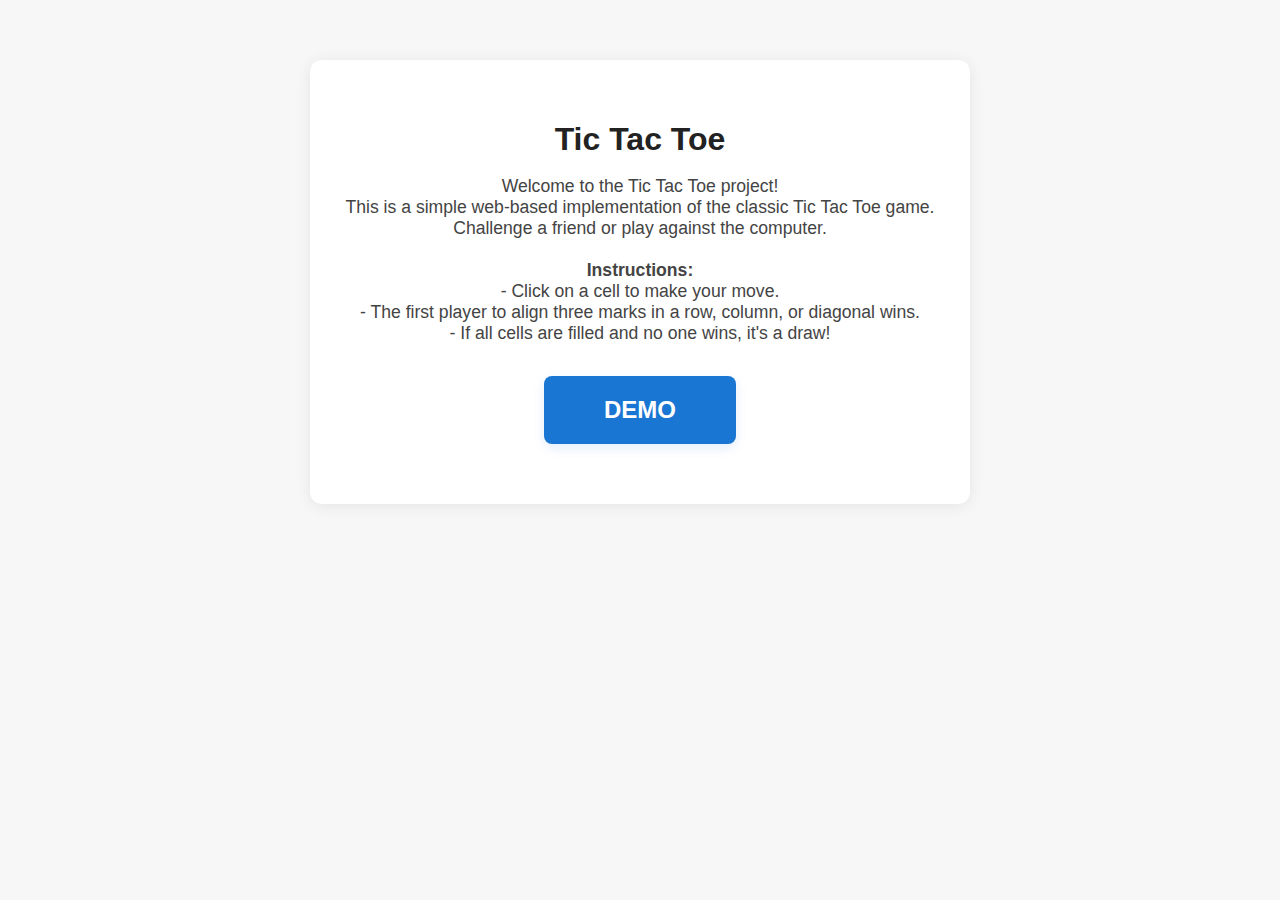
<file: docs/index.html>
<!DOCTYPE html>
<html lang="en">
<head>
  <meta charset="UTF-8">
  <title>Tic Tac Toe - Project Overview</title>
  <meta name="viewport" content="width=device-width, initial-scale=1">
  <style>
    body {
      font-family: Arial, sans-serif;
      background: #f7f7f7;
      margin: 0;
      padding: 0;
      text-align: center;
    }
    .container {
      max-width: 600px;
      margin: 60px auto;
      background: #fff;
      border-radius: 12px;
      box-shadow: 0 2px 16px rgba(0,0,0,0.08);
      padding: 40px 30px 60px 30px;
    }
    h1 {
      color: #222;
      margin-bottom: 16px;
    }
    p {
      color: #444;
      font-size: 1.1em;
      margin-bottom: 32px;
    }
    .demo-btn {
      display: inline-block;
      font-size: 1.5em;
      padding: 20px 60px;
      background: #1976d2;
      color: #fff;
      border: none;
      border-radius: 8px;
      text-decoration: none;
      font-weight: bold;
      transition: background 0.2s;
      box-shadow: 0 4px 12px rgba(25,118,210,0.12);
      cursor: pointer;
    }
    .demo-btn:hover {
      background: #1256a3;
    }
  </style>
</head>
<body>
  <div class="container">
    <h1>Tic Tac Toe</h1>
    <p>
      Welcome to the Tic Tac Toe project!<br>
      This is a simple web-based implementation of the classic Tic Tac Toe game.<br>
      Challenge a friend or play against the computer.<br>
      <br>
      <strong>Instructions:</strong><br>
      - Click on a cell to make your move.<br>
      - The first player to align three marks in a row, column, or diagonal wins.<br>
      - If all cells are filled and no one wins, it's a draw!
    </p>
    <a class="demo-btn" href="demo/" target="_blank">DEMO</a>
  </div>
</body>
</html>
</file>
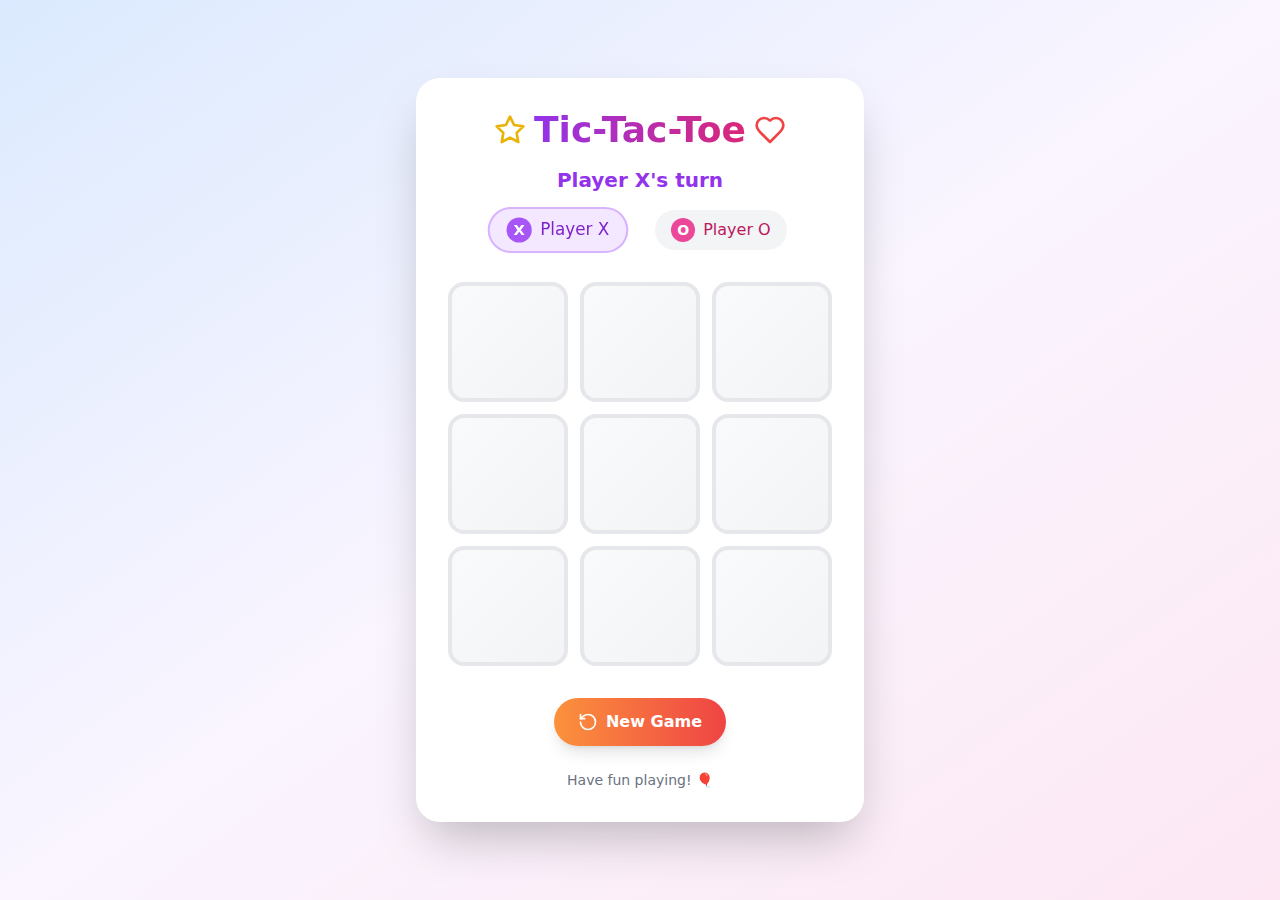
<file: docs/demo/index.html>
<!doctype html>
<html lang="en">
  <head>
    <meta charset="UTF-8" />
    <link rel="icon" type="image/svg+xml" href="/vite.svg" />
    <meta name="viewport" content="width=device-width, initial-scale=1.0" />
    <title>Colorful Tic-Tac-Toe Game for Kids</title>
    <script type="module" crossorigin src="./assets/index-BvFDwvWg.js"></script>
    <link rel="stylesheet" crossorigin href="./assets/index-DQJRXNw3.css">
  </head>
  <body>
    <div id="root"></div>
  </body>
</html>
</file>
<file: docs/demo/assets/index-DQJRXNw3.css>
*,:before,:after{--tw-border-spacing-x: 0;--tw-border-spacing-y: 0;--tw-translate-x: 0;--tw-translate-y: 0;--tw-rotate: 0;--tw-skew-x: 0;--tw-skew-y: 0;--tw-scale-x: 1;--tw-scale-y: 1;--tw-pan-x: ;--tw-pan-y: ;--tw-pinch-zoom: ;--tw-scroll-snap-strictness: proximity;--tw-gradient-from-position: ;--tw-gradient-via-position: ;--tw-gradient-to-position: ;--tw-ordinal: ;--tw-slashed-zero: ;--tw-numeric-figure: ;--tw-numeric-spacing: ;--tw-numeric-fraction: ;--tw-ring-inset: ;--tw-ring-offset-width: 0px;--tw-ring-offset-color: #fff;--tw-ring-color: rgb(59 130 246 / .5);--tw-ring-offset-shadow: 0 0 #0000;--tw-ring-shadow: 0 0 #0000;--tw-shadow: 0 0 #0000;--tw-shadow-colored: 0 0 #0000;--tw-blur: ;--tw-brightness: ;--tw-contrast: ;--tw-grayscale: ;--tw-hue-rotate: ;--tw-invert: ;--tw-saturate: ;--tw-sepia: ;--tw-drop-shadow: ;--tw-backdrop-blur: ;--tw-backdrop-brightness: ;--tw-backdrop-contrast: ;--tw-backdrop-grayscale: ;--tw-backdrop-hue-rotate: ;--tw-backdrop-invert: ;--tw-backdrop-opacity: ;--tw-backdrop-saturate: ;--tw-backdrop-sepia: ;--tw-contain-size: ;--tw-contain-layout: ;--tw-contain-paint: ;--tw-contain-style: }::backdrop{--tw-border-spacing-x: 0;--tw-border-spacing-y: 0;--tw-translate-x: 0;--tw-translate-y: 0;--tw-rotate: 0;--tw-skew-x: 0;--tw-skew-y: 0;--tw-scale-x: 1;--tw-scale-y: 1;--tw-pan-x: ;--tw-pan-y: ;--tw-pinch-zoom: ;--tw-scroll-snap-strictness: proximity;--tw-gradient-from-position: ;--tw-gradient-via-position: ;--tw-gradient-to-position: ;--tw-ordinal: ;--tw-slashed-zero: ;--tw-numeric-figure: ;--tw-numeric-spacing: ;--tw-numeric-fraction: ;--tw-ring-inset: ;--tw-ring-offset-width: 0px;--tw-ring-offset-color: #fff;--tw-ring-color: rgb(59 130 246 / .5);--tw-ring-offset-shadow: 0 0 #0000;--tw-ring-shadow: 0 0 #0000;--tw-shadow: 0 0 #0000;--tw-shadow-colored: 0 0 #0000;--tw-blur: ;--tw-brightness: ;--tw-contrast: ;--tw-grayscale: ;--tw-hue-rotate: ;--tw-invert: ;--tw-saturate: ;--tw-sepia: ;--tw-drop-shadow: ;--tw-backdrop-blur: ;--tw-backdrop-brightness: ;--tw-backdrop-contrast: ;--tw-backdrop-grayscale: ;--tw-backdrop-hue-rotate: ;--tw-backdrop-invert: ;--tw-backdrop-opacity: ;--tw-backdrop-saturate: ;--tw-backdrop-sepia: ;--tw-contain-size: ;--tw-contain-layout: ;--tw-contain-paint: ;--tw-contain-style: }*,:before,:after{box-sizing:border-box;border-width:0;border-style:solid;border-color:#e5e7eb}:before,:after{--tw-content: ""}html,:host{line-height:1.5;-webkit-text-size-adjust:100%;-moz-tab-size:4;-o-tab-size:4;tab-size:4;font-family:ui-sans-serif,system-ui,sans-serif,"Apple Color Emoji","Segoe UI Emoji",Segoe UI Symbol,"Noto Color Emoji";font-feature-settings:normal;font-variation-settings:normal;-webkit-tap-highlight-color:transparent}body{margin:0;line-height:inherit}hr{height:0;color:inherit;border-top-width:1px}abbr:where([title]){-webkit-text-decoration:underline dotted;text-decoration:underline dotted}h1,h2,h3,h4,h5,h6{font-size:inherit;font-weight:inherit}a{color:inherit;text-decoration:inherit}b,strong{font-weight:bolder}code,kbd,samp,pre{font-family:ui-monospace,SFMono-Regular,Menlo,Monaco,Consolas,Liberation Mono,Courier New,monospace;font-feature-settings:normal;font-variation-settings:normal;font-size:1em}small{font-size:80%}sub,sup{font-size:75%;line-height:0;position:relative;vertical-align:baseline}sub{bottom:-.25em}sup{top:-.5em}table{text-indent:0;border-color:inherit;border-collapse:collapse}button,input,optgroup,select,textarea{font-family:inherit;font-feature-settings:inherit;font-variation-settings:inherit;font-size:100%;font-weight:inherit;line-height:inherit;letter-spacing:inherit;color:inherit;margin:0;padding:0}button,select{text-transform:none}button,input:where([type=button]),input:where([type=reset]),input:where([type=submit]){-webkit-appearance:button;background-color:transparent;background-image:none}:-moz-focusring{outline:auto}:-moz-ui-invalid{box-shadow:none}progress{vertical-align:baseline}::-webkit-inner-spin-button,::-webkit-outer-spin-button{height:auto}[type=search]{-webkit-appearance:textfield;outline-offset:-2px}::-webkit-search-decoration{-webkit-appearance:none}::-webkit-file-upload-button{-webkit-appearance:button;font:inherit}summary{display:list-item}blockquote,dl,dd,h1,h2,h3,h4,h5,h6,hr,figure,p,pre{margin:0}fieldset{margin:0;padding:0}legend{padding:0}ol,ul,menu{list-style:none;margin:0;padding:0}dialog{padding:0}textarea{resize:vertical}input::-moz-placeholder,textarea::-moz-placeholder{opacity:1;color:#9ca3af}input::placeholder,textarea::placeholder{opacity:1;color:#9ca3af}button,[role=button]{cursor:pointer}:disabled{cursor:default}img,svg,video,canvas,audio,iframe,embed,object{display:block;vertical-align:middle}img,video{max-width:100%;height:auto}[hidden]:where(:not([hidden=until-found])){display:none}.mx-auto{margin-left:auto;margin-right:auto}.mb-4{margin-bottom:1rem}.mb-6{margin-bottom:1.5rem}.mb-8{margin-bottom:2rem}.mt-6{margin-top:1.5rem}.flex{display:flex}.grid{display:grid}.aspect-square{aspect-ratio:1 / 1}.h-5{height:1.25rem}.h-6{height:1.5rem}.h-8{height:2rem}.min-h-screen{min-height:100vh}.w-5{width:1.25rem}.w-6{width:1.5rem}.w-8{width:2rem}.w-full{width:100%}.max-w-md{max-width:28rem}.scale-105{--tw-scale-x: 1.05;--tw-scale-y: 1.05;transform:translate(var(--tw-translate-x),var(--tw-translate-y)) rotate(var(--tw-rotate)) skew(var(--tw-skew-x)) skewY(var(--tw-skew-y)) scaleX(var(--tw-scale-x)) scaleY(var(--tw-scale-y))}.transform{transform:translate(var(--tw-translate-x),var(--tw-translate-y)) rotate(var(--tw-rotate)) skew(var(--tw-skew-x)) skewY(var(--tw-skew-y)) scaleX(var(--tw-scale-x)) scaleY(var(--tw-scale-y))}@keyframes bounce{0%,to{transform:translateY(-25%);animation-timing-function:cubic-bezier(.8,0,1,1)}50%{transform:none;animation-timing-function:cubic-bezier(0,0,.2,1)}}.animate-bounce{animation:bounce 1s infinite}@keyframes pulse{50%{opacity:.5}}.animate-pulse{animation:pulse 2s cubic-bezier(.4,0,.6,1) infinite}.cursor-default{cursor:default}.cursor-pointer{cursor:pointer}.grid-cols-3{grid-template-columns:repeat(3,minmax(0,1fr))}.items-center{align-items:center}.justify-center{justify-content:center}.gap-2{gap:.5rem}.gap-3{gap:.75rem}.gap-8{gap:2rem}.rounded-2xl{border-radius:1rem}.rounded-3xl{border-radius:1.5rem}.rounded-full{border-radius:9999px}.border-4{border-width:4px}.border-gray-200{--tw-border-opacity: 1;border-color:rgb(229 231 235 / var(--tw-border-opacity, 1))}.border-pink-300{--tw-border-opacity: 1;border-color:rgb(249 168 212 / var(--tw-border-opacity, 1))}.border-purple-300{--tw-border-opacity: 1;border-color:rgb(216 180 254 / var(--tw-border-opacity, 1))}.bg-gray-100{--tw-bg-opacity: 1;background-color:rgb(243 244 246 / var(--tw-bg-opacity, 1))}.bg-pink-100{--tw-bg-opacity: 1;background-color:rgb(252 231 243 / var(--tw-bg-opacity, 1))}.bg-pink-500{--tw-bg-opacity: 1;background-color:rgb(236 72 153 / var(--tw-bg-opacity, 1))}.bg-purple-100{--tw-bg-opacity: 1;background-color:rgb(243 232 255 / var(--tw-bg-opacity, 1))}.bg-purple-500{--tw-bg-opacity: 1;background-color:rgb(168 85 247 / var(--tw-bg-opacity, 1))}.bg-white{--tw-bg-opacity: 1;background-color:rgb(255 255 255 / var(--tw-bg-opacity, 1))}.bg-gradient-to-br{background-image:linear-gradient(to bottom right,var(--tw-gradient-stops))}.bg-gradient-to-r{background-image:linear-gradient(to right,var(--tw-gradient-stops))}.from-blue-100{--tw-gradient-from: #dbeafe var(--tw-gradient-from-position);--tw-gradient-to: rgb(219 234 254 / 0) var(--tw-gradient-to-position);--tw-gradient-stops: var(--tw-gradient-from), var(--tw-gradient-to)}.from-gray-50{--tw-gradient-from: #f9fafb var(--tw-gradient-from-position);--tw-gradient-to: rgb(249 250 251 / 0) var(--tw-gradient-to-position);--tw-gradient-stops: var(--tw-gradient-from), var(--tw-gradient-to)}.from-orange-400{--tw-gradient-from: #fb923c var(--tw-gradient-from-position);--tw-gradient-to: rgb(251 146 60 / 0) var(--tw-gradient-to-position);--tw-gradient-stops: var(--tw-gradient-from), var(--tw-gradient-to)}.from-pink-400{--tw-gradient-from: #f472b6 var(--tw-gradient-from-position);--tw-gradient-to: rgb(244 114 182 / 0) var(--tw-gradient-to-position);--tw-gradient-stops: var(--tw-gradient-from), var(--tw-gradient-to)}.from-purple-400{--tw-gradient-from: #c084fc var(--tw-gradient-from-position);--tw-gradient-to: rgb(192 132 252 / 0) var(--tw-gradient-to-position);--tw-gradient-stops: var(--tw-gradient-from), var(--tw-gradient-to)}.from-purple-600{--tw-gradient-from: #9333ea var(--tw-gradient-from-position);--tw-gradient-to: rgb(147 51 234 / 0) var(--tw-gradient-to-position);--tw-gradient-stops: var(--tw-gradient-from), var(--tw-gradient-to)}.via-purple-50{--tw-gradient-to: rgb(250 245 255 / 0) var(--tw-gradient-to-position);--tw-gradient-stops: var(--tw-gradient-from), #faf5ff var(--tw-gradient-via-position), var(--tw-gradient-to)}.to-gray-100{--tw-gradient-to: #f3f4f6 var(--tw-gradient-to-position)}.to-pink-100{--tw-gradient-to: #fce7f3 var(--tw-gradient-to-position)}.to-pink-600{--tw-gradient-to: #db2777 var(--tw-gradient-to-position)}.to-purple-600{--tw-gradient-to: #9333ea var(--tw-gradient-to-position)}.to-red-500{--tw-gradient-to: #ef4444 var(--tw-gradient-to-position)}.bg-clip-text{-webkit-background-clip:text;background-clip:text}.p-4{padding:1rem}.p-8{padding:2rem}.px-4{padding-left:1rem;padding-right:1rem}.px-6{padding-left:1.5rem;padding-right:1.5rem}.py-2{padding-top:.5rem;padding-bottom:.5rem}.py-3{padding-top:.75rem;padding-bottom:.75rem}.text-center{text-align:center}.text-4xl{font-size:2.25rem;line-height:2.5rem}.text-sm{font-size:.875rem;line-height:1.25rem}.text-xl{font-size:1.25rem;line-height:1.75rem}.font-bold{font-weight:700}.font-medium{font-weight:500}.font-semibold{font-weight:600}.text-gray-500{--tw-text-opacity: 1;color:rgb(107 114 128 / var(--tw-text-opacity, 1))}.text-green-600{--tw-text-opacity: 1;color:rgb(22 163 74 / var(--tw-text-opacity, 1))}.text-pink-500{--tw-text-opacity: 1;color:rgb(236 72 153 / var(--tw-text-opacity, 1))}.text-pink-600{--tw-text-opacity: 1;color:rgb(219 39 119 / var(--tw-text-opacity, 1))}.text-pink-700{--tw-text-opacity: 1;color:rgb(190 24 93 / var(--tw-text-opacity, 1))}.text-purple-500{--tw-text-opacity: 1;color:rgb(168 85 247 / var(--tw-text-opacity, 1))}.text-purple-600{--tw-text-opacity: 1;color:rgb(147 51 234 / var(--tw-text-opacity, 1))}.text-purple-700{--tw-text-opacity: 1;color:rgb(126 34 206 / var(--tw-text-opacity, 1))}.text-red-500{--tw-text-opacity: 1;color:rgb(239 68 68 / var(--tw-text-opacity, 1))}.text-transparent{color:transparent}.text-white{--tw-text-opacity: 1;color:rgb(255 255 255 / var(--tw-text-opacity, 1))}.text-yellow-500{--tw-text-opacity: 1;color:rgb(234 179 8 / var(--tw-text-opacity, 1))}.text-yellow-600{--tw-text-opacity: 1;color:rgb(202 138 4 / var(--tw-text-opacity, 1))}.shadow-2xl{--tw-shadow: 0 25px 50px -12px rgb(0 0 0 / .25);--tw-shadow-colored: 0 25px 50px -12px var(--tw-shadow-color);box-shadow:var(--tw-ring-offset-shadow, 0 0 #0000),var(--tw-ring-shadow, 0 0 #0000),var(--tw-shadow)}.shadow-lg{--tw-shadow: 0 10px 15px -3px rgb(0 0 0 / .1), 0 4px 6px -4px rgb(0 0 0 / .1);--tw-shadow-colored: 0 10px 15px -3px var(--tw-shadow-color), 0 4px 6px -4px var(--tw-shadow-color);box-shadow:var(--tw-ring-offset-shadow, 0 0 #0000),var(--tw-ring-shadow, 0 0 #0000),var(--tw-shadow)}.ring-2{--tw-ring-offset-shadow: var(--tw-ring-inset) 0 0 0 var(--tw-ring-offset-width) var(--tw-ring-offset-color);--tw-ring-shadow: var(--tw-ring-inset) 0 0 0 calc(2px + var(--tw-ring-offset-width)) var(--tw-ring-color);box-shadow:var(--tw-ring-offset-shadow),var(--tw-ring-shadow),var(--tw-shadow, 0 0 #0000)}.ring-pink-300{--tw-ring-opacity: 1;--tw-ring-color: rgb(249 168 212 / var(--tw-ring-opacity, 1))}.ring-purple-300{--tw-ring-opacity: 1;--tw-ring-color: rgb(216 180 254 / var(--tw-ring-opacity, 1))}.transition-all{transition-property:all;transition-timing-function:cubic-bezier(.4,0,.2,1);transition-duration:.15s}.duration-300{transition-duration:.3s}.hover\:scale-105:hover{--tw-scale-x: 1.05;--tw-scale-y: 1.05;transform:translate(var(--tw-translate-x),var(--tw-translate-y)) rotate(var(--tw-rotate)) skew(var(--tw-skew-x)) skewY(var(--tw-skew-y)) scaleX(var(--tw-scale-x)) scaleY(var(--tw-scale-y))}.hover\:border-gray-300:hover{--tw-border-opacity: 1;border-color:rgb(209 213 219 / var(--tw-border-opacity, 1))}.hover\:from-gray-100:hover{--tw-gradient-from: #f3f4f6 var(--tw-gradient-from-position);--tw-gradient-to: rgb(243 244 246 / 0) var(--tw-gradient-to-position);--tw-gradient-stops: var(--tw-gradient-from), var(--tw-gradient-to)}.hover\:to-gray-200:hover{--tw-gradient-to: #e5e7eb var(--tw-gradient-to-position)}.hover\:shadow-lg:hover{--tw-shadow: 0 10px 15px -3px rgb(0 0 0 / .1), 0 4px 6px -4px rgb(0 0 0 / .1);--tw-shadow-colored: 0 10px 15px -3px var(--tw-shadow-color), 0 4px 6px -4px var(--tw-shadow-color);box-shadow:var(--tw-ring-offset-shadow, 0 0 #0000),var(--tw-ring-shadow, 0 0 #0000),var(--tw-shadow)}.hover\:shadow-xl:hover{--tw-shadow: 0 20px 25px -5px rgb(0 0 0 / .1), 0 8px 10px -6px rgb(0 0 0 / .1);--tw-shadow-colored: 0 20px 25px -5px var(--tw-shadow-color), 0 8px 10px -6px var(--tw-shadow-color);box-shadow:var(--tw-ring-offset-shadow, 0 0 #0000),var(--tw-ring-shadow, 0 0 #0000),var(--tw-shadow)}
</file>
